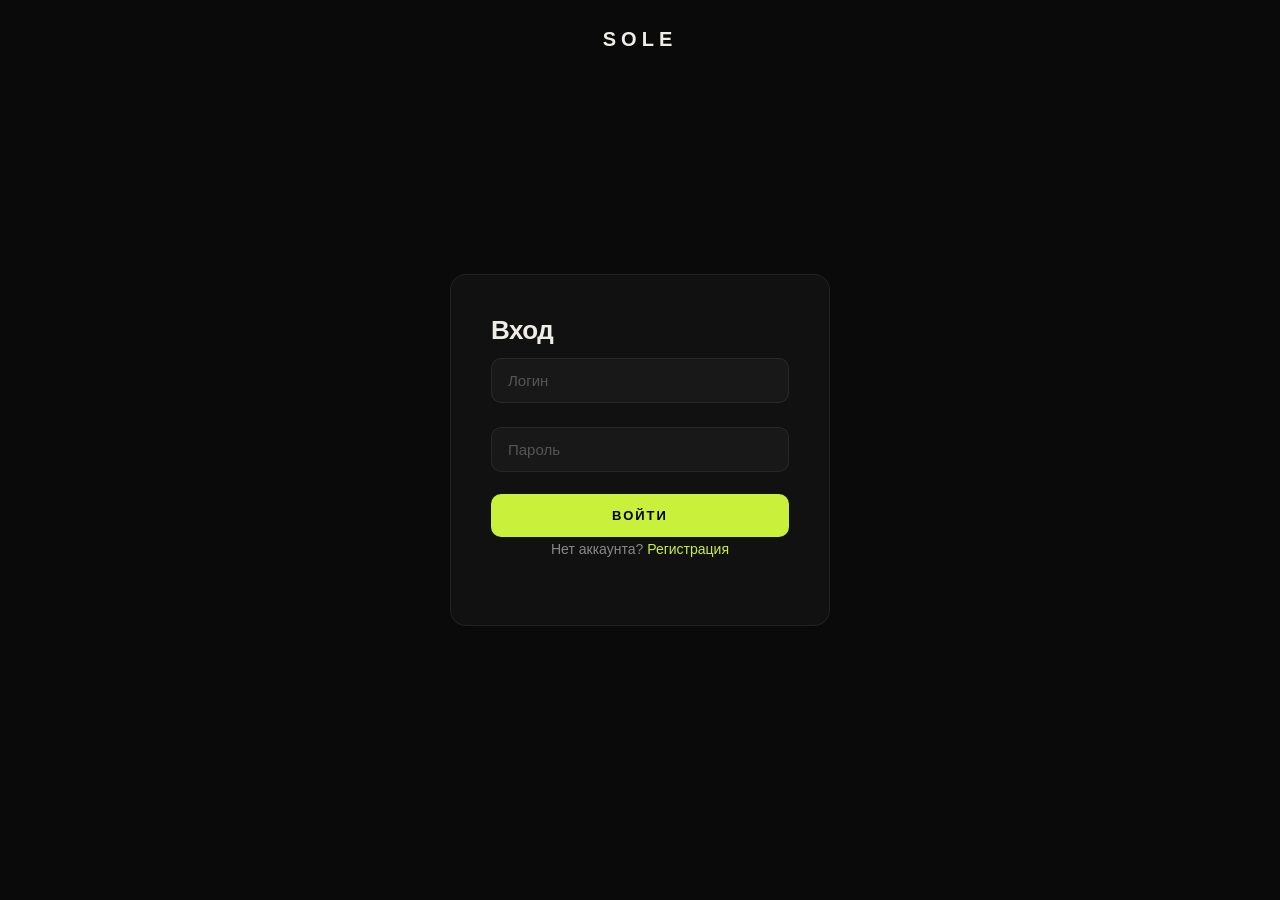
<file: index.html>
<!DOCTYPE html>
<html>
<head>
    <meta charset="UTF-8">
<meta name="viewport" content="width=device-width, initial-scale=1.0, maximum-scale=1.0, user-scalable=no">
    <meta http-equiv="refresh" content="0; url=frontend/login.html">
</head>
<body></body>
</html>
</file>
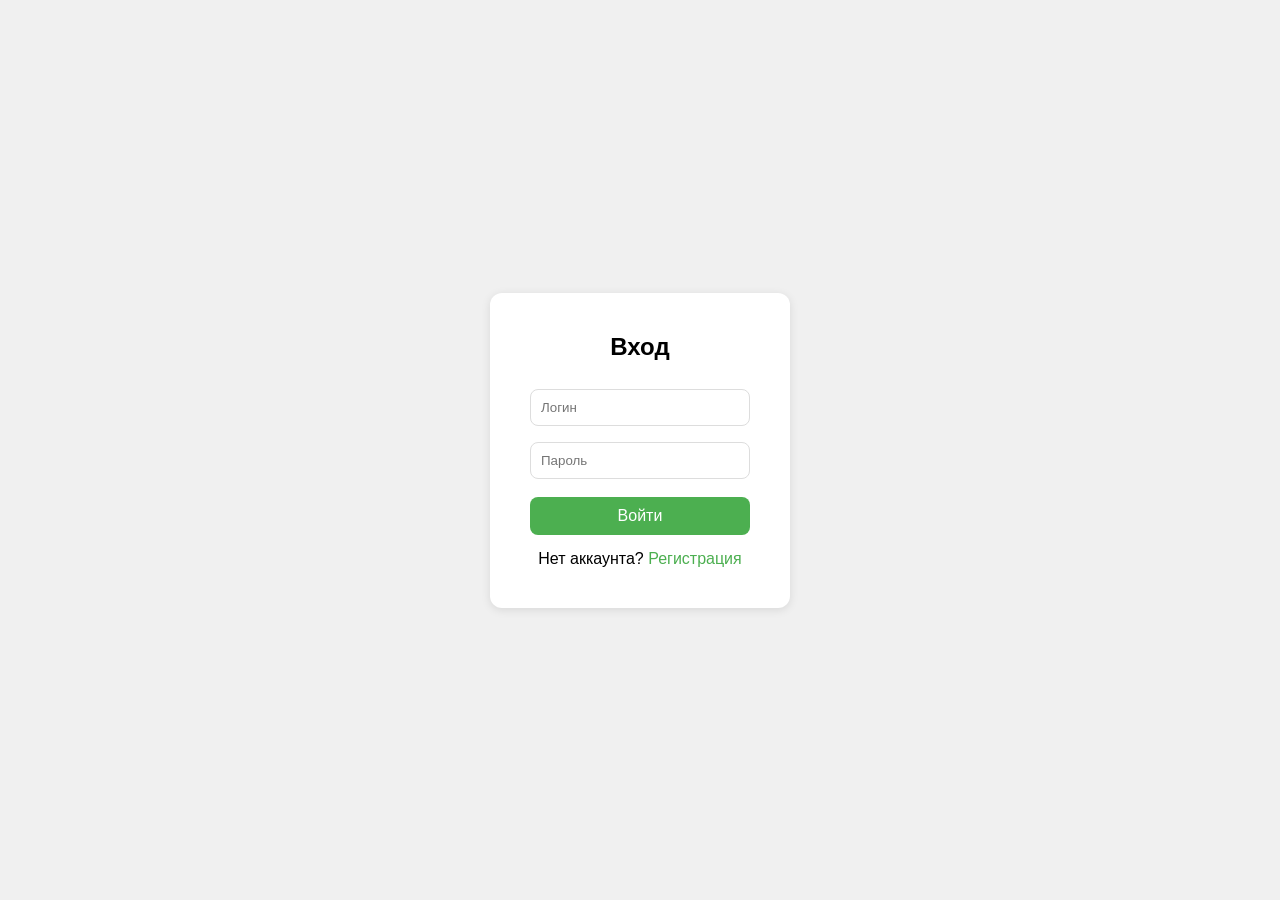
<file: shop/index.html>
<!DOCTYPE html>
<html lang="ru">
<head>
    <meta charset="UTF-8">
    <title>Главная</title>
    <link rel="stylesheet" href="style.css">
</head>
<body>
    <div class="box">
        <h2 id="welcome">Добро пожаловать!</h2>
        <button onclick="logout()">Выйти</button>
    </div>
    <script src="script.js"></script>
</body>
</html>
</file>
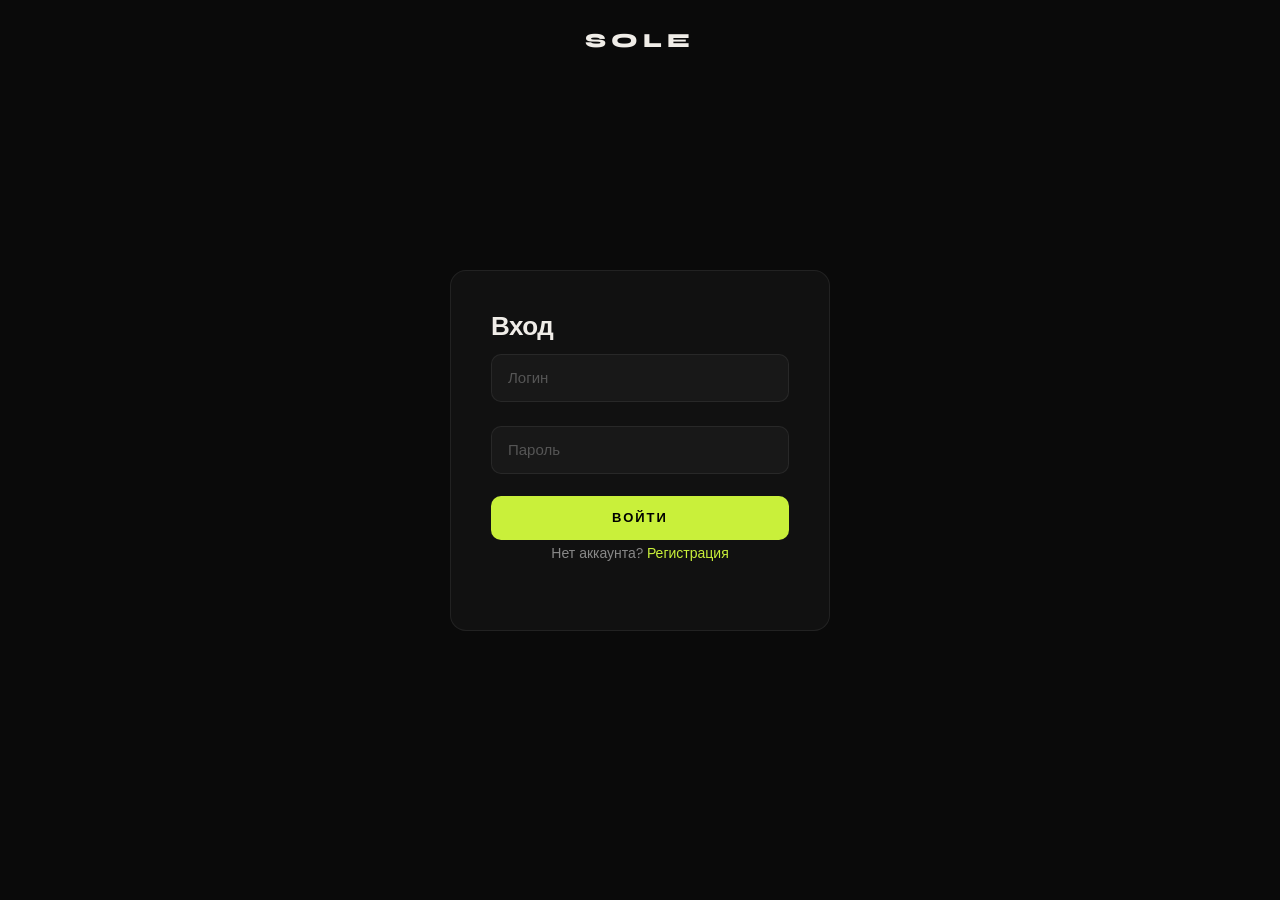
<file: frontend/login.html>
<!DOCTYPE html>
<html lang="ru">
<head>
    <meta charset="UTF-8">
   <meta name="viewport" content="width=device-width, initial-scale=1.0, maximum-scale=1.0, user-scalable=no">
    <link rel="stylesheet" href="style.css">
</head>
<body>
    <div style="position:fixed;top:28px;left:50%;transform:translateX(-50%);font-family:'Syne',sans-serif;font-weight:800;font-size:20px;letter-spacing:5px;color:#f0ede8;">
    SOLE
</div>
 <div class="form-box" style="position: relative;">
    <div id="loader" class="loader-overlay">
        <div class="spinner"></div>
        <div id="wait-msg" class="loader-wait">PLEASE WAIT...</div>
    </div>

    <h2>Вход</h2>
    <input type="text" id="username" placeholder="Логин">
    <input type="password" id="password" placeholder="Пароль">
    <button onclick="handleAuth('login')">Войти</button> 
    <p>Нет аккаунта? <a href="register.html">Регистрация</a></p>
</div>
    <script src="script.js"></script>
</body>
</html>
</file>
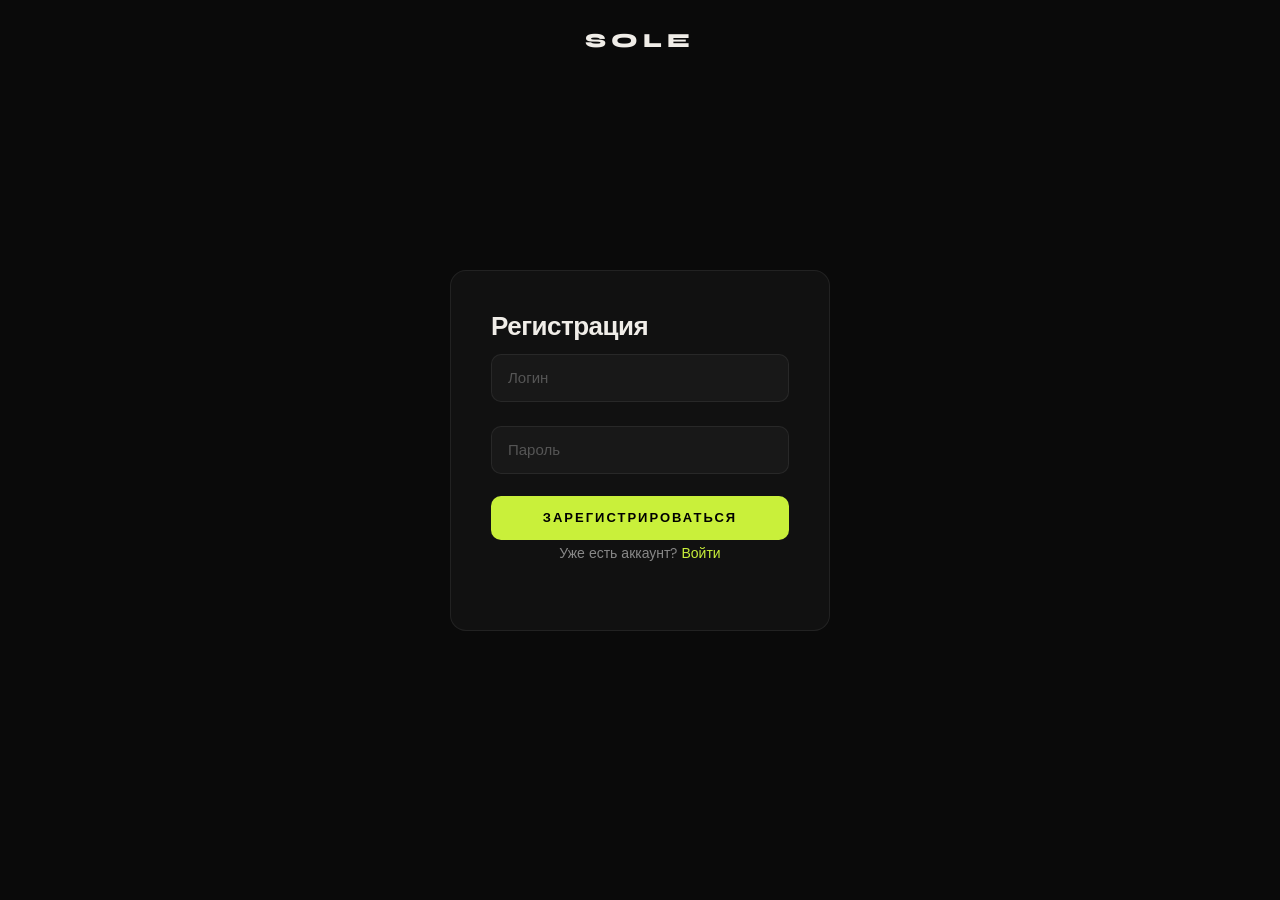
<file: frontend/register.html>
<!DOCTYPE html>
<html lang="ru">
<head>
    <meta charset="UTF-8">
   <meta name="viewport" content="width=device-width, initial-scale=1.0, maximum-scale=1.0, user-scalable=no">
    <title>Регистрация</title>
    <link rel="stylesheet" href="style.css">
</head>
<body>
    <div style="position:fixed;top:28px;left:50%;transform:translateX(-50%);font-family:'Syne',sans-serif;font-weight:800;font-size:20px;letter-spacing:5px;color:#f0ede8;">
    SOLE
</div>
   <div class="form-box" style="position: relative;">
    <div id="loader" class="loader-overlay">
        <div class="spinner"></div>
        <div id="wait-msg" class="loader-wait">PLEASE WAIT...</div>
    </div>

    <h2>Регистрация</h2>
    <input type="text" id="username" placeholder="Логин">
    <input type="password" id="password" placeholder="Пароль">
    <button onclick="handleAuth('register')">Зарегистрироваться</button> 
    <p>Уже есть аккаунт? <a href="login.html">Войти</a></p>
</div>
    <script src="script.js"></script>
</body>
</html>
</file>
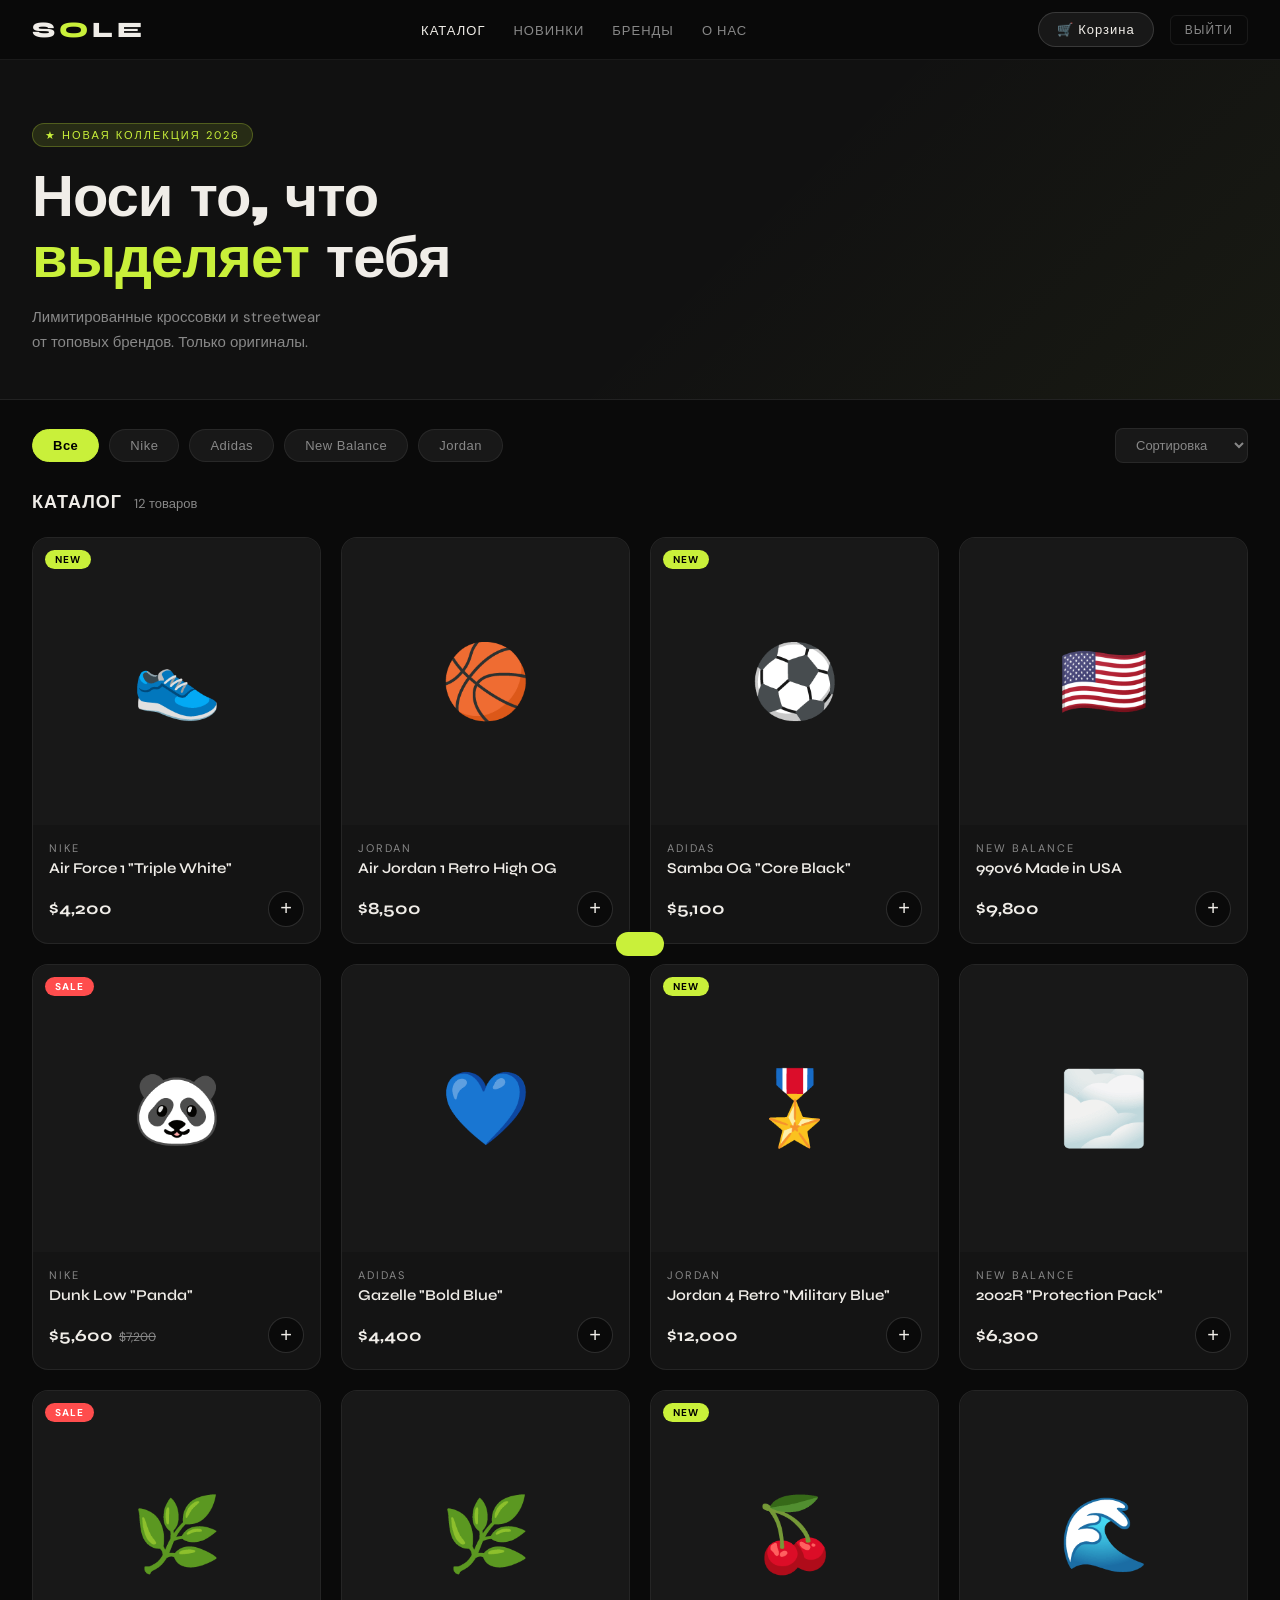
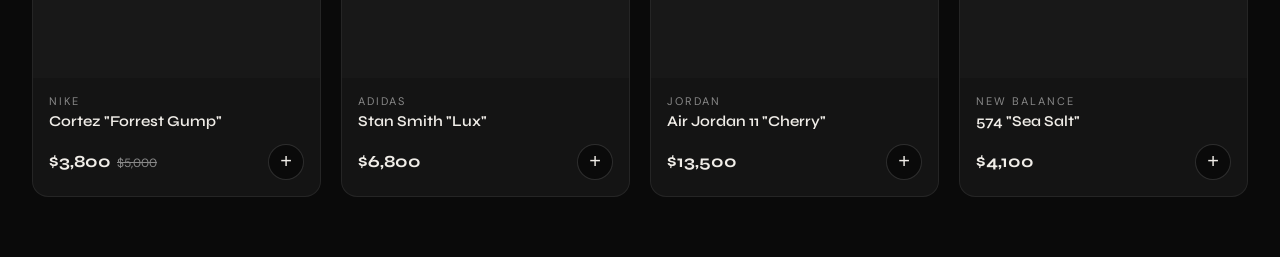
<file: frontend/shop.html>
<!DOCTYPE html>
<html lang="ru">
<head>
    <meta charset="UTF-8">
<meta name="viewport" content="width=device-width, initial-scale=1.0, maximum-scale=1.0, user-scalable=no">
    <title>SOLE — Каталог</title>
    <link rel="stylesheet" href="shop.css">
</head>
<body>


<nav>
    <div class="nav-logo">S<span>O</span>LE</div>
    <ul class="nav-links">
        <li><a href="#" class="active">Каталог</a></li>
        <li><a href="#">Новинки</a></li>
        <li><a href="#">Бренды</a></li>
        <li><a href="#">О нас</a></li>
    </ul>
    <div class="nav-right">
        <span id="user-name"></span>
        <button id="cart-btn">🛒 Корзина <span id="cart-count">0</span></button>
        <button id="logout-btn" onclick="logout()">Выйти</button>
    </div>
</nav>


<section class="hero">
    <div class="hero-bg"></div>
    <div class="hero-content">
        <div class="hero-tag">★ Новая коллекция 2026</div>
        <h1>Носи то, что<br><em>выделяет</em> тебя</h1>
        <p>Лимитированные кроссовки и streetwear<br>от топовых брендов. Только оригиналы.</p>
    </div>
</section>

<div class="filters">
    <button class="filter-btn active" onclick="filterProducts('all', this)">Все</button>
    <button class="filter-btn" onclick="filterProducts('nike', this)">Nike</button>
    <button class="filter-btn" onclick="filterProducts('adidas', this)">Adidas</button>
    <button class="filter-btn" onclick="filterProducts('new_balance', this)">New Balance</button>
    <button class="filter-btn" onclick="filterProducts('jordan', this)">Jordan</button>
    <select class="sort-select" onchange="sortProducts(this.value)">
        <option value="default">Сортировка</option>
        <option value="price_asc">Цена ↑</option>
        <option value="price_desc">Цена ↓</option>
        <option value="name">По названию</option>
    </select>
</div>


<section class="catalog-section">
    <div class="section-header">
        <span class="section-title">Каталог</span>
        <span class="section-count" id="count-label">12 товаров</span>
    </div>
    <div class="catalog-grid" id="catalog"></div>
</section>

<div class="cart-overlay" id="cart-overlay" onclick="handleOverlayClick(event)">
    <div class="cart-panel" id="cart-panel">
        <div class="cart-header">
            <span class="cart-title">Корзина</span>
            <button class="cart-close" onclick="closeCart()">✕</button>
        </div>
        <div class="cart-items" id="cart-items"></div>
        <div class="cart-footer" id="cart-footer" style="display:none">
            <div class="cart-total">
                <span class="cart-total-label">Итого</span>
                <span class="cart-total-amount" id="cart-total">$0</span>
            </div>
            <button class="checkout-btn" onclick="checkout()">Оформить заказ →</button>
        </div>
    </div>
</div>


<div class="toast" id="toast"></div>


<script src="script.js"></script>
<script src="shop.js"></script>

</body>
</html>
</file>
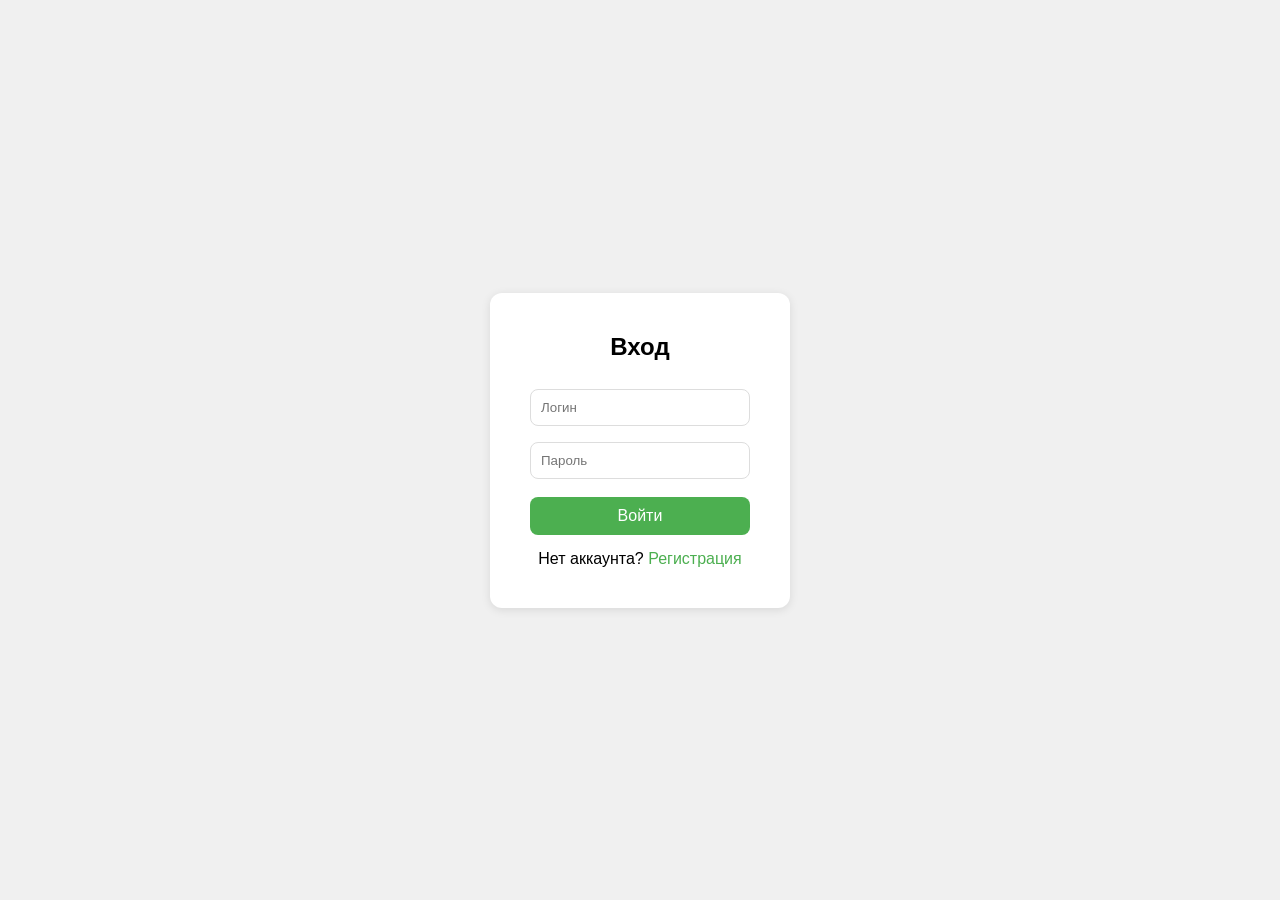
<file: shop/login.html>
<!DOCTYPE html>
<html lang="ru">
<head>
    <meta charset="UTF-8">
    <title>Вход</title>
    <link rel="stylesheet" href="style.css">
</head>
<body>
    <div class="form-box">
        <h2>Вход</h2>
        <input type="text" id="username" placeholder="Логин">
        <input type="password" id="password" placeholder="Пароль">
        <button onclick="login()">Войти</button>
        <p>Нет аккаунта? <a href="register.html">Регистрация</a></p>
    </div>
    <script src="script.js"></script>
</body>
</html>
</file>
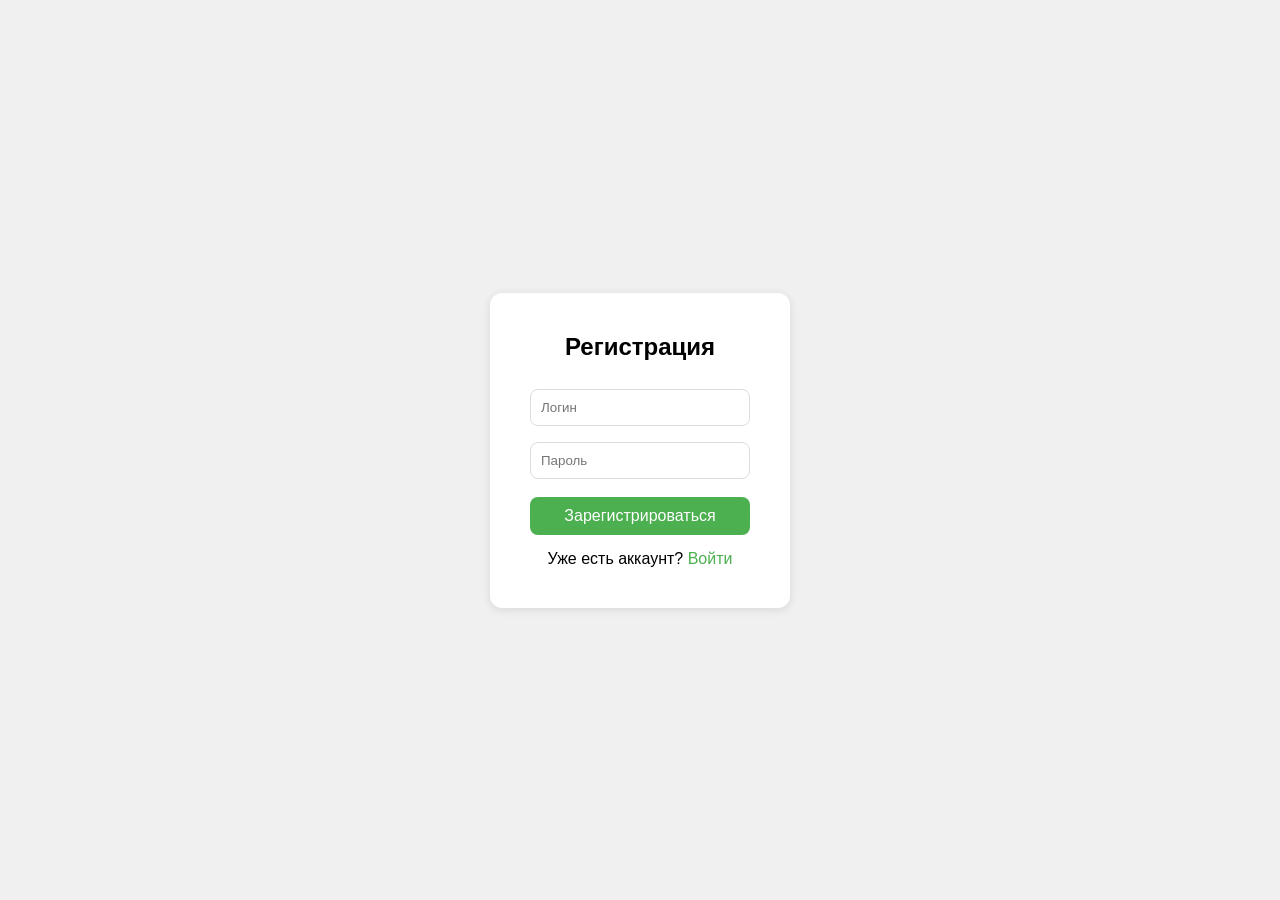
<file: shop/register.html>
<!DOCTYPE html>
<html lang="ru">
<head>
    <meta charset="UTF-8">
    <title>Регистрация</title>
    <link rel="stylesheet" href="style.css">
</head>
<body>
    <div class="form-box">
        <h2>Регистрация</h2>
        <input type="text" id="username" placeholder="Логин">
        <input type="password" id="password" placeholder="Пароль">
        <button onclick="register()">Зарегистрироваться</button>
        <p>Уже есть аккаунт? <a href="login.html">Войти</a></p>
    </div>
    <script src="script.js"></script>
</body>
</html>
</file>
<file: shop/style.css>
* {
    box-sizing: border-box;
    margin: 0;
    padding: 0;
}

body {
    font-family: Arial, sans-serif;
    display: flex;
    justify-content: center;
    align-items: center;
    height: 100vh;
    background: #f0f0f0;
}

.form-box, .box {
    background: white;
    padding: 40px;
    border-radius: 12px;
    box-shadow: 0 2px 10px rgba(0,0,0,0.1);
    width: 300px;
    text-align: center;
}

h2 {
    margin-bottom: 20px;
}

input {
    width: 100%;
    padding: 10px;
    margin: 8px 0;
    border: 1px solid #ddd;
    border-radius: 8px;
}

button {
    width: 100%;
    padding: 10px;
    margin-top: 10px;
    background: #4CAF50;
    color: white;
    border: none;
    border-radius: 8px;
    cursor: pointer;
    font-size: 16px;
}

button:hover {
    background: #45a049;
}

p {
    margin-top: 15px;
}

a {
    color: #4CAF50;
    text-decoration: none;
}
</file>
<file: frontend/style.css>
@import url('https://fonts.googleapis.com/css2?family=Syne:wght@400;600;700;800&family=DM+Sans:wght@300;400;500&display=swap');

:root {
    --bg: #0a0a0a;
    --bg2: #111111;
    --bg3: #181818;
    --border: rgba(255,255,255,0.07);
    --border2: rgba(255,255,255,0.14);
    --text: #f0ede8;
    --muted: #888;
    --accent: #c9f03a;
    --accent-dim: rgba(201,240,58,0.10);
    --red: #ff4d4d;
}

* {
    box-sizing: border-box;
    margin: 0;
    padding: 0;
}

html, body {
    height: 100%;
}

body {
    font-family: 'DM Sans', sans-serif;
    background: var(--bg);
    color: var(--text);
    display: flex;
    justify-content: center;
    align-items: center;
    min-height: 100vh;
}



.form-box, .box {
    background: var(--bg2);
    border: 1px solid var(--border);
    border-radius: 16px;
    padding: 44px 40px;
    width: 360px;
    text-align: left;
}

h2 {
    font-family: 'Syne', sans-serif;
    font-size: 26px;
    font-weight: 800;
    margin-bottom: 6px;
    letter-spacing: -0.5px;
    color: var(--text);
}


p:first-of-type {
    color: var(--muted);
    font-size: 14px;
    margin-bottom: 28px;
    margin-top: 4px;
}

input {
    width: 100%;
    padding: 13px 16px;
    margin: 6px 0 18px;
    background: var(--bg3);
    border: 1px solid var(--border);
    border-radius: 10px;
    color: var(--text);
    font-family: 'DM Sans', sans-serif;
    font-size: 15px;
    outline: none;
    transition: border-color .2s, background .2s;
}

input::placeholder {
    color: #555;
}

input:focus {
    border-color: var(--accent);
    background: #1e1e1e;
}

button {
    width: 100%;
    padding: 14px;
    margin-top: 4px;
    background: var(--accent);
    color: #000;
    border: none;
    border-radius: 10px;
    cursor: pointer;
    font-family: 'Syne', sans-serif;
    font-size: 13px;
    font-weight: 700;
    letter-spacing: 2px;
    text-transform: uppercase;
    transition: opacity .2s;
}

button:hover {
    opacity: 0.85;
}

button:disabled {
    opacity: 0.5;
    cursor: not-allowed;
}

p {
    margin-top: 20px;
    font-size: 14px;
    color: var(--muted);
    text-align: center;
}

a {
    color: var(--accent);
    text-decoration: none;
    font-weight: 500;
    transition: opacity .2s;
}

a:hover {
    opacity: 0.8;
}

#welcome {
    font-family: 'Syne', sans-serif;
    font-size: 22px;
    font-weight: 700;
    margin-bottom: 20px;
    color: var(--text);
}
.form-box, .box {
    background: var(--bg2);
    border: 1px solid var(--border);
    border-radius: 16px;
    padding: 40px;
    width: 90%;   
    max-width: 380px;
    text-align: left;
    box-sizing: border-box; 
}


@media (max-width: 480px) {
    .form-box {
        padding: 30px 20px; 
        width: 95%; 
    }
    
    h2 {
        font-size: 22px; 
    }

    input, button {
        font-size: 16px; /
    }
}

.loader-overlay {
    position: absolute;
    top: 0; left: 0;
    width: 100%; height: 100%;
    background: rgba(17, 17, 17, 0.85); 
    display: none; 
    flex-direction: column;
    align-items: center;
    justify-content: center;
    border-radius: 16px;
    z-index: 10;
    backdrop-filter: blur(4px);
}


.spinner {
    width: 40px;
    height: 40px;
    border: 3px solid var(--border);
    border-top: 3px solid var(--accent); 
    border-radius: 50%;
    animation: spin 1s linear infinite;
}


.loader-wait {
    margin-top: 12px;
    font-size: 13px;
    color: var(--accent);
    font-family: 'Syne', sans-serif;
    letter-spacing: 1px;
    display: none; 
    animation: pulse 1.5s infinite;
}

@keyframes spin {
    0% { transform: rotate(0deg); }
    100% { transform: rotate(360deg); }
}

@keyframes pulse {
    0% { opacity: 0.5; }
    50% { opacity: 1; }
    100% { opacity: 0.5; }
}
* {
    touch-action: manipulation;
}
</file>
<file: frontend/shop.css>
@import url('https://fonts.googleapis.com/css2?family=Syne:wght@400;600;700;800&family=DM+Sans:wght@300;400;500&display=swap');

:root {
    --bg: #0a0a0a;
    --bg2: #111111;
    --bg3: #181818;
    --card: #141414;
    --border: rgba(255,255,255,0.07);
    --border2: rgba(255,255,255,0.14);
    --text: #f0ede8;
    --muted: #888;
    --accent: #c9f03a;
    --accent-dim: rgba(201,240,58,0.12);
    --red: #ff4d4d;
}

* {
    box-sizing: border-box;
    margin: 0;
    padding: 0;
}

html {
    background: var(--bg);
    color: var(--text);
    font-family: 'DM Sans', sans-serif;
}

body {
    min-height: 100vh;
}


nav {
    position: fixed;
    top: 0; left: 0; right: 0;
    z-index: 100;
    height: 60px;
    display: flex;
    align-items: center;
    justify-content: space-between;
    padding: 0 32px;
    background: rgba(10,10,10,0.85);
    backdrop-filter: blur(16px);
    border-bottom: 1px solid var(--border);
}

.nav-logo {
    font-family: 'Syne', sans-serif;
    font-weight: 800;
    font-size: 22px;
    letter-spacing: 4px;
    color: var(--text);
    text-transform: uppercase;
}

.nav-logo span {
    color: var(--accent);
}

.nav-links {
    display: flex;
    gap: 28px;
    align-items: center;
    list-style: none;
}

.nav-links a {
    color: var(--muted);
    text-decoration: none;
    font-size: 13px;
    letter-spacing: 1px;
    text-transform: uppercase;
    transition: color .2s;
}

.nav-links a:hover,
.nav-links a.active {
    color: var(--text);
}

.nav-right {
    display: flex;
    align-items: center;
    gap: 16px;
}

#cart-btn {
    position: relative;
    background: var(--bg3);
    border: 1px solid var(--border2);
    color: var(--text);
    padding: 8px 18px;
    border-radius: 30px;
    cursor: pointer;
    font-family: 'DM Sans', sans-serif;
    font-size: 13px;
    letter-spacing: 1px;
    transition: border-color .2s, background .2s;
}

#cart-btn:hover {
    border-color: var(--accent);
    background: var(--accent-dim);
}

#cart-count {
    position: absolute;
    top: -5px; right: -5px;
    background: var(--accent);
    color: #000;
    font-size: 10px;
    font-weight: 700;
    width: 18px; height: 18px;
    border-radius: 50%;
    display: none;
    align-items: center;
    justify-content: center;
}

#user-name {
    font-size: 13px;
    color: var(--muted);
}

#logout-btn {
    background: transparent;
    border: 1px solid var(--border);
    color: var(--muted);
    padding: 7px 14px;
    border-radius: 6px;
    cursor: pointer;
    font-size: 12px;
    letter-spacing: 1px;
    text-transform: uppercase;
    transition: all .2s;
}

#logout-btn:hover {
    border-color: var(--red);
    color: var(--red);
}


.hero {
    margin-top: 60px;
    min-height: 340px;
    display: flex;
    align-items: center;
    padding: 60px 32px 40px;
    position: relative;
    overflow: hidden;
    background: var(--bg2);
    border-bottom: 1px solid var(--border);
}

.hero-bg {
    position: absolute;
    top: 0; right: 0; bottom: 0;
    width: 55%;
    background: linear-gradient(135deg, transparent 30%, rgba(201,240,58,0.04) 100%);
}

.hero-content {
    position: relative;
    z-index: 1;
    max-width: 520px;
}

.hero-tag {
    display: inline-block;
    background: var(--accent-dim);
    border: 1px solid rgba(201,240,58,0.25);
    color: var(--accent);
    font-size: 11px;
    letter-spacing: 2px;
    text-transform: uppercase;
    padding: 4px 12px;
    border-radius: 20px;
    margin-bottom: 20px;
}

.hero h1 {
    font-family: 'Syne', sans-serif;
    font-size: clamp(36px, 5vw, 58px);
    font-weight: 800;
    line-height: 1.05;
    letter-spacing: -1px;
    margin-bottom: 16px;
}

.hero h1 em {
    color: var(--accent);
    font-style: normal;
}

.hero p {
    font-size: 15px;
    color: var(--muted);
    line-height: 1.7;
}


.filters {
    padding: 28px 32px 0;
    display: flex;
    gap: 10px;
    flex-wrap: wrap;
    align-items: center;
}

.filter-btn {
    background: var(--bg3);
    border: 1px solid var(--border);
    color: var(--muted);
    padding: 8px 20px;
    border-radius: 30px;
    cursor: pointer;
    font-size: 13px;
    letter-spacing: 0.5px;
    transition: all .2s;
}

.filter-btn:hover {
    border-color: var(--border2);
    color: var(--text);
}

.filter-btn.active {
    background: var(--accent);
    color: #000;
    border-color: var(--accent);
    font-weight: 600;
}

.sort-select {
    margin-left: auto;
    background: var(--bg3);
    border: 1px solid var(--border);
    color: var(--muted);
    padding: 8px 16px;
    border-radius: 8px;
    font-size: 13px;
    cursor: pointer;
}

.sort-select:focus {
    outline: none;
    border-color: var(--border2);
}



.catalog-section {
    padding: 28px 32px 60px;
}

.section-header {
    display: flex;
    align-items: baseline;
    gap: 12px;
    margin-bottom: 24px;
}

.section-title {
    font-family: 'Syne', sans-serif;
    font-size: 18px;
    font-weight: 700;
    letter-spacing: 1px;
    text-transform: uppercase;
}

.section-count {
    font-size: 13px;
    color: var(--muted);
}

.catalog-grid {
    display: grid;
    grid-template-columns: repeat(auto-fill, minmax(240px, 1fr));
    gap: 20px;
}



.product-card {
    background: var(--card);
    border: 1px solid var(--border);
    border-radius: 16px;
    overflow: hidden;
    cursor: pointer;
    transition: border-color .25s, transform .25s;
    position: relative;
}

.product-card:hover {
    border-color: var(--border2);
    transform: translateY(-3px);
}

.product-img {
    width: 100%;
    aspect-ratio: 1 / 1;
    background: var(--bg3);
    display: flex;
    align-items: center;
    justify-content: center;
    font-size: 72px;
    position: relative;
    overflow: hidden;
}

.product-badge {
    position: absolute;
    top: 12px; left: 12px;
    font-size: 10px;
    font-weight: 700;
    letter-spacing: 1px;
    text-transform: uppercase;
    padding: 3px 10px;
    border-radius: 20px;
}

.product-badge.new {
    background: var(--accent);
    color: #000;
}

.product-badge.sale {
    background: var(--red);
    color: #fff;
}

.product-info {
    padding: 16px;
}

.product-brand {
    font-size: 11px;
    letter-spacing: 2px;
    text-transform: uppercase;
    color: var(--muted);
    margin-bottom: 4px;
}

.product-name {
    font-family: 'Syne', sans-serif;
    font-size: 15px;
    font-weight: 600;
    margin-bottom: 12px;
    line-height: 1.3;
}

.product-footer {
    display: flex;
    align-items: center;
    justify-content: space-between;
}

.product-price {
    font-family: 'Syne', sans-serif;
    font-size: 17px;
    font-weight: 700;
}

.product-price-old {
    font-size: 12px;
    color: var(--muted);
    text-decoration: line-through;
    margin-left: 6px;
    font-weight: 400;
    font-family: 'DM Sans', sans-serif;
}

.add-btn {
    background: var(--bg);
    border: 1px solid var(--border2);
    color: var(--text);
    width: 36px; height: 36px;
    border-radius: 50%;
    cursor: pointer;
    font-size: 20px;
    display: flex;
    align-items: center;
    justify-content: center;
    transition: background .2s, border-color .2s;
}

.add-btn:hover {
    background: var(--accent);
    border-color: var(--accent);
    color: #000;
}

.add-btn.added {
    background: var(--accent);
    border-color: var(--accent);
    color: #000;
}



.cart-overlay {
    position: fixed;
    inset: 0;
    z-index: 200;
    background: rgba(0,0,0,0.6);
    backdrop-filter: blur(4px);
    opacity: 0;
    pointer-events: none;
    transition: opacity .3s;
}

.cart-overlay.open {
    opacity: 1;
    pointer-events: all;
}

.cart-panel {
    position: fixed;
    top: 0; right: 0; bottom: 0;
    width: min(420px, 100vw);
    background: var(--bg2);
    border-left: 1px solid var(--border);
    transform: translateX(100%);
    transition: transform .35s cubic-bezier(.4,0,.2,1);
    display: flex;
    flex-direction: column;
    z-index: 201;
}

.cart-overlay.open .cart-panel {
    transform: translateX(0);
}

.cart-header {
    padding: 24px;
    border-bottom: 1px solid var(--border);
    display: flex;
    align-items: center;
    justify-content: space-between;
}

.cart-title {
    font-family: 'Syne', sans-serif;
    font-size: 16px;
    font-weight: 700;
    letter-spacing: 2px;
    text-transform: uppercase;
}

.cart-close {
    background: var(--bg3);
    border: 1px solid var(--border);
    color: var(--text);
    width: 34px; height: 34px;
    border-radius: 8px;
    cursor: pointer;
    font-size: 18px;
    display: flex;
    align-items: center;
    justify-content: center;
    transition: border-color .2s;
}

.cart-close:hover {
    border-color: var(--red);
    color: var(--red);
}

.cart-items {
    flex: 1;
    overflow-y: auto;
    padding: 20px 24px;
}

.cart-empty {
    text-align: center;
    color: var(--muted);
    padding: 60px 0;
    font-size: 14px;
}

.cart-empty-icon {
    font-size: 48px;
    margin-bottom: 12px;
}

.cart-item {
    display: flex;
    gap: 14px;
    align-items: center;
    padding: 14px 0;
    border-bottom: 1px solid var(--border);
}

.cart-item-img {
    width: 60px; height: 60px;
    border-radius: 10px;
    background: var(--bg3);
    display: flex;
    align-items: center;
    justify-content: center;
    font-size: 28px;
    flex-shrink: 0;
}

.cart-item-info {
    flex: 1;
}

.cart-item-name {
    font-size: 14px;
    font-weight: 500;
    margin-bottom: 4px;
}

.cart-item-price {
    font-size: 13px;
    color: var(--muted);
}

.cart-item-remove {
    background: transparent;
    border: none;
    color: var(--muted);
    cursor: pointer;
    font-size: 18px;
    padding: 4px;
    transition: color .2s;
}

.cart-item-remove:hover {
    color: var(--red);
}

.cart-footer {
    padding: 20px 24px;
    border-top: 1px solid var(--border);
}

.cart-total {
    display: flex;
    justify-content: space-between;
    margin-bottom: 16px;
    font-size: 15px;
}

.cart-total-label {
    color: var(--muted);
}

.cart-total-amount {
    font-family: 'Syne', sans-serif;
    font-size: 20px;
    font-weight: 700;
}

.checkout-btn {
    width: 100%;
    padding: 16px;
    background: var(--accent);
    color: #000;
    border: none;
    border-radius: 12px;
    font-family: 'Syne', sans-serif;
    font-size: 14px;
    font-weight: 700;
    letter-spacing: 2px;
    text-transform: uppercase;
    cursor: pointer;
    transition: opacity .2s;
}

.checkout-btn:hover {
    opacity: 0.85;
}



.toast {
    position: fixed;
    bottom: 24px;
    left: 50%;
    transform: translateX(-50%) translateY(80px);
    background: var(--accent);
    color: #000;
    padding: 12px 24px;
    border-radius: 30px;
    font-size: 13px;
    font-weight: 600;
    letter-spacing: 0.5px;
    z-index: 300;
    transition: transform .3s cubic-bezier(.4,0,.2,1);
    white-space: nowrap;
}

.toast.show {
    transform: translateX(-50%) translateY(0);
}


@media (max-width: 600px) {
    nav { padding: 0 16px; }
    .nav-links { display: none; }
    .hero { padding: 40px 16px; }
    .filters { padding-left: 16px; padding-right: 16px; }
    .catalog-section { padding-left: 16px; padding-right: 16px; }
}
/* Контроллер количества в карточке товара */
.qty-control {
    display: flex;
    align-items: center;
    background: var(--bg);
    border: 1px solid var(--border2);
    border-radius: 30px;
    height: 36px;
    overflow: hidden;
    transition: border-color .2s;
}

.qty-control:hover {
    border-color: var(--accent);
}

.qty-btn {
    background: transparent;
    border: none;
    color: var(--text);
    width: 32px;
    height: 100%;
    cursor: pointer;
    font-size: 18px;
    display: flex;
    align-items: center;
    justify-content: center;
    transition: background .2s, color .2s;
}

.qty-btn:hover {
    background: var(--accent);
    color: #000;
}

.qty-value {
    font-family: 'DM Sans', sans-serif;
    font-size: 14px;
    font-weight: 600;
    width: 24px;
    text-align: center;
    color: var(--text);
    user-select: none;
}


.cart-qty {
    height: 28px;
    margin-right: 12px;
    margin-left: auto; 
}
.cart-qty .qty-btn {
    width: 24px;
    font-size: 14px;
}
.cart-qty .qty-value {
    width: 20px;
    font-size: 13px;
}
* {
    touch-action: manipulation;
}
</file>
